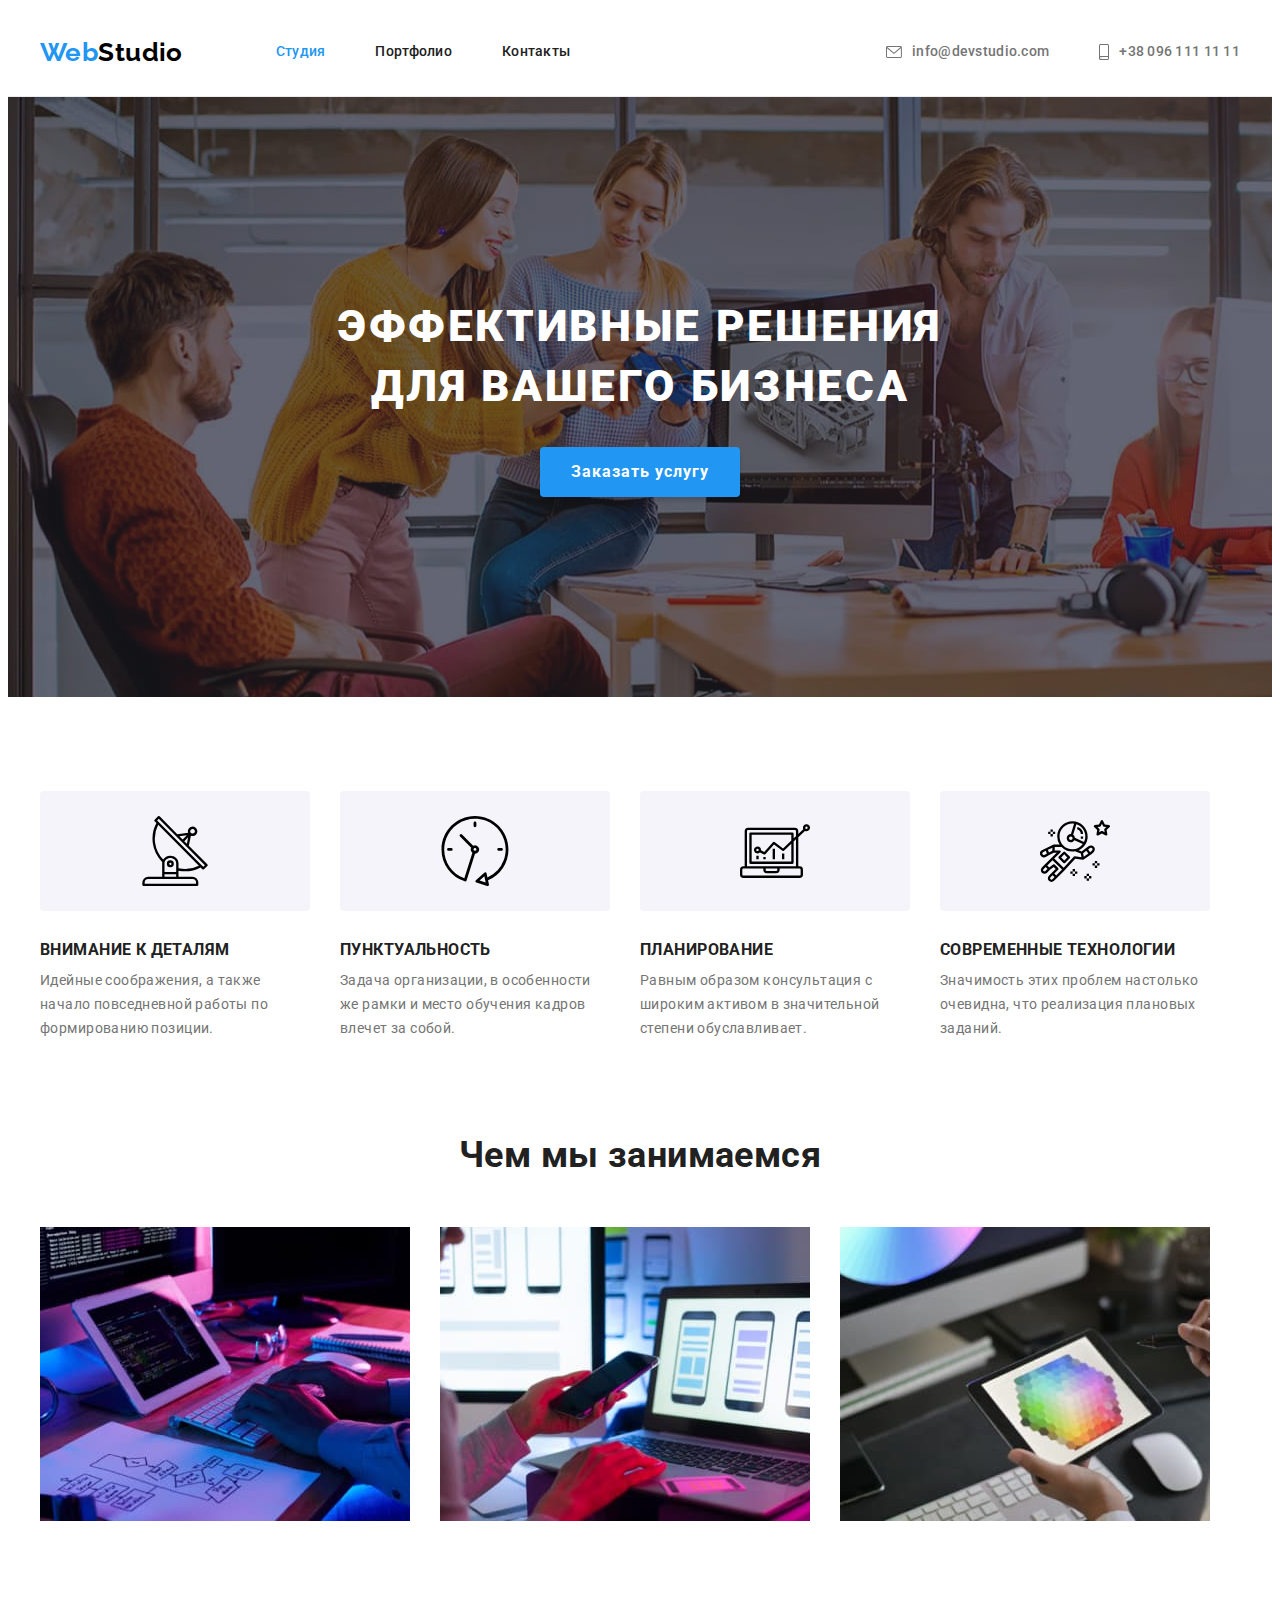
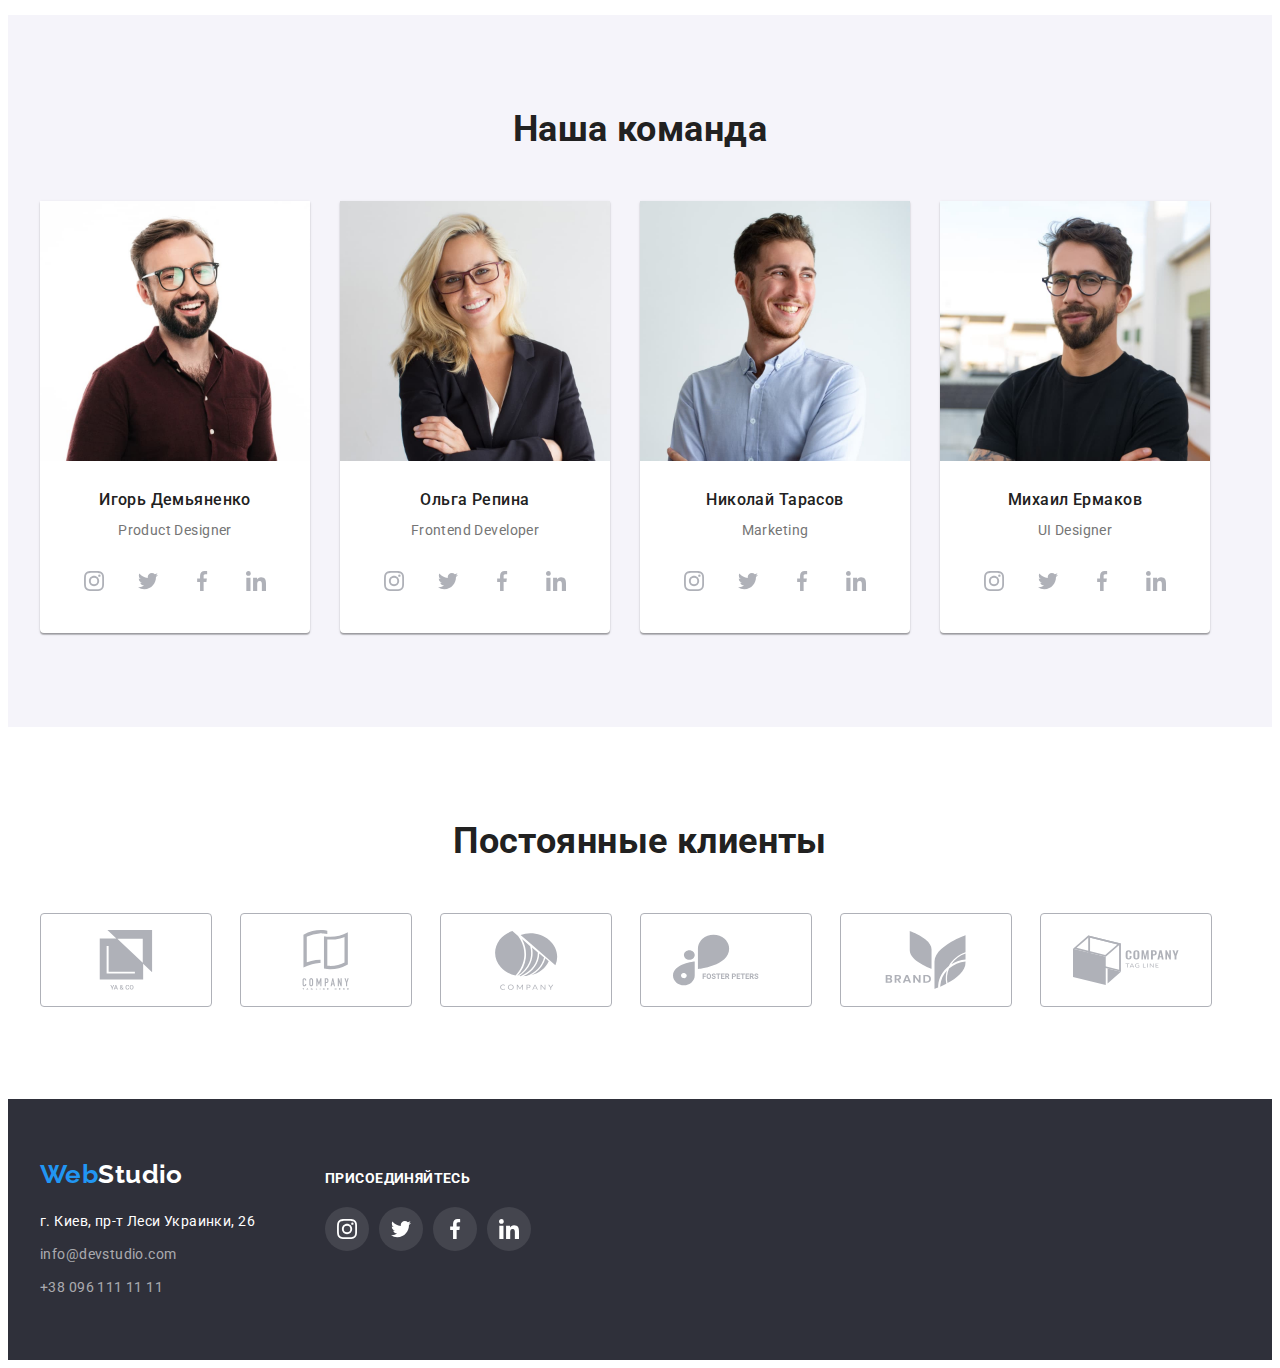
<file: index.html>
<!DOCTYPE html>
<html lang="ru">
  <head>
    <meta charset="UTF-8" />
    <meta http-equiv="X-UA-Compatible" content="IE=edge" />
    <meta name="viewport" content="width=device-width, initial-scale=1.0" />

    <link rel="preconnect" href="https://fonts.googleapis.com" />
    <link rel="preconnect" href="https://fonts.gstatic.com" crossorigin />
    <link
      href="https://fonts.googleapis.com/css2?family=Raleway:wght@700&family=Roboto:wght@400;500;700;900&display=swap"
      rel="stylesheet"
    />
    <link
      rel="stylesheet"
      href="https://cdnjs.cloudflare.com/ajax/libs/modern-normalize/1.1.0/modern-normalize.min.css"
      integrity="sha512-wpPYUAdjBVSE4KJnH1VR1HeZfpl1ub8YT/NKx4PuQ5NmX2tKuGu6U/JRp5y+Y8XG2tV+wKQpNHVUX03MfMFn9Q=="
      crossorigin="anonymous"
      referrerpolicy="no-referrer"
    />
    <link rel="stylesheet" href="./css/style.css" />
    <title>Студия</title>
  </head>
  <body>
    <!-- header -->
    <header class="page-header">
      <div class="container main-nav">
        <a class="logo" href="./index.html">Web<span class="logo-dark">Studio</span></a>
        <nav class="left-nav">
          <ul class="site-nav">
            <li class="site-nav-item">
              <a class="site-nav-link current" href="./index.html">Студия</a>
            </li>
            <li class="site-nav-item">
              <a class="site-nav-link" href="./portfolio.html">Портфолио</a>
            </li>
            <li class="site-nav-item"><a class="site-nav-link" href="/">Контакты</a></li>
          </ul>
        </nav>
        <ul class="contacts-nav">
          <li class="contacts-nav-item">
            <a class="contacts-nav-link" href="mailto:info@devstudio.com">
              <svg class="contacts-nav-icon" width="16" height="12">
                <use href="./images/icons.svg#envelope"></use>
              </svg>
              info@devstudio.com</a
            >
          </li>
          <li class="contacts-nav-item">
            <a class="contacts-nav-link" href="tel:+380961111111">
              <svg class="contacts-nav-icon" width="10" height="16">
                <use href="./images/icons.svg#smartphone"></use>
              </svg>
              +38 096 111 11 11</a
            >
          </li>
        </ul>
      </div>
    </header>
    <main>
      <!-- hero -->
      <section class="hero">
        <div class="container">
          <h1 class="hero-title">Эффективные решения для вашего бизнеса</h1>
          <button class="hero-button" type="button">Заказать услугу</button>
        </div>
      </section>
      <!-- Наши преимущества -->
      <section class="section">
        <div class="container">
          <h2 class="section-title visually-hidden">Наши преимущества</h2>
          <ul class="features">
            <li class="features-item">
              <div class="features-icons">
                <svg class="features-icon-antenna" width="70" height="70">
                  <use href="./images/icons.svg#antenna"></use>
                </svg>
              </div>
              <h3 class="features-title">Внимание к деталям</h3>
              <p>
                Идейные соображения, а также начало повседневной работы по формированию позиции.
              </p>
            </li>
            <li class="features-item">
              <div class="features-icons">
                <svg class="features-icon-clock" width="70" height="70">
                  <use href="./images/icons.svg#clock"></use>
                </svg>
              </div>
              <h3 class="features-title">Пунктуальность</h3>
              <p>
                Задача организации, в особенности же рамки и место обучения кадров влечет за собой.
              </p>
            </li>
            <li class="features-item">
              <div class="features-icons">
                <svg class="features-icon-diagram" width="70" height="70">
                  <use href="./images/icons.svg#diagram"></use>
                </svg>
              </div>
              <h3 class="features-title">Планирование</h3>
              <p>
                Равным образом консультация с широким активом в значительной степени обуславливает.
              </p>
            </li>
            <li class="features-item">
              <div class="features-icons">
                <svg class="features-icon-astronaut" width="70" height="70">
                  <use href="./images/icons.svg#astronaut"></use>
                </svg>
              </div>
              <h3 class="features-title">Современные технологии</h3>
              <p>Значимость этих проблем настолько очевидна, что реализация плановых заданий.</p>
            </li>
          </ul>
        </div>
      </section>
      <!-- Чем мы занимаемся -->
      <section class="section work-section">
        <div class="container">
          <h2 class="section-title">Чем мы занимаемся</h2>
          <ul class="work-img">
            <li class="work-item">
              <img src="./images/box1.jpg" alt="Работа за компьютером" width="370" />
            </li>
            <li class="work-item">
              <img src="./images/box2.jpg" alt="Работа с телефоном" width="370" />
            </li>
            <li class="work-item">
              <img src="./images/box3.jpg" alt="Работа с планшетом" width="370" />
            </li>
          </ul>
        </div>
      </section>
      <!-- Наша команда -->
      <section class="section section-team">
        <div class="container">
          <h2 class="section-title">Наша команда</h2>
          <ul class="team-desc">
            <li class="team-item">
              <img src="./images/ihor.jpg" alt="Игорь Демьяненко" width="270" />
              <div class="team-tumb">
                <h3 class="team-header">Игорь Демьяненко</h3>
                <p class="team-text" lang="en">Product Designer</p>
                <ul class="team-icons">
                  <li class="team-icons-list">
                    <a class="team-icons-link" href="#">
                      <svg class="team-icons-tumb" width="20" height="20">
                        <use href="./images/icons.svg#instagram"></use>
                      </svg>
                    </a>
                  </li>
                  <li class="team-icons-list">
                    <a class="team-icons-link" href="#">
                      <svg class="team-icons-tumb" width="20" height="20">
                        <use href="./images/icons.svg#twitter"></use>
                      </svg>
                    </a>
                  </li>
                  <li class="team-icons-list">
                    <a class="team-icons-link" href="#">
                      <svg class="team-icons-tumb" width="20" height="20">
                        <use href="./images/icons.svg#facebook"></use>
                      </svg>
                    </a>
                  </li>
                  <li class="team-icons-list">
                    <a class="team-icons-link" href="#">
                      <svg class="team-icons-tumb" width="20" height="20">
                        <use href="./images/icons.svg#linkedin"></use>
                      </svg>
                    </a>
                  </li>
                </ul>
              </div>
            </li>
            <li class="team-item">
              <img src="./images/olha.jpg" alt="Ольга Репина" width="270" />
              <div class="team-tumb">
                <h3 class="team-header">Ольга Репина</h3>
                <p class="team-text" lang="en">Frontend Developer</p>
                <ul class="team-icons">
                  <li class="team-icons-list">
                    <a class="team-icons-link" href="#">
                      <svg class="team-icons-tumb" width="20" height="20">
                        <use href="./images/icons.svg#instagram"></use>
                      </svg>
                    </a>
                  </li>
                  <li class="team-icons-list">
                    <a class="team-icons-link" href="#">
                      <svg class="team-icons-tumb" width="20" height="20">
                        <use href="./images/icons.svg#twitter"></use>
                      </svg>
                    </a>
                  </li>
                  <li class="team-icons-list">
                    <a class="team-icons-link" href="#">
                      <svg class="team-icons-tumb" width="20" height="20">
                        <use href="./images/icons.svg#facebook"></use>
                      </svg>
                    </a>
                  </li>
                  <li class="team-icons-list">
                    <a class="team-icons-link" href="#">
                      <svg class="team-icons-tumb" width="20" height="20">
                        <use href="./images/icons.svg#linkedin"></use>
                      </svg>
                    </a>
                  </li>
                </ul>
              </div>
            </li>
            <li class="team-item">
              <img src="./images/nikolai.jpg" alt="Николай Тарасов" width="270" />
              <div class="team-tumb">
                <h3 class="team-header">Николай Тарасов</h3>
                <p class="team-text" lang="en">Marketing</p>
                <ul class="team-icons">
                  <li class="team-icons-list">
                    <a class="team-icons-link" href="#">
                      <svg class="team-icons-tumb" width="20" height="20">
                        <use href="./images/icons.svg#instagram"></use>
                      </svg>
                    </a>
                  </li>
                  <li class="team-icons-list">
                    <a class="team-icons-link" href="#">
                      <svg class="team-icons-tumb" width="20" height="20">
                        <use href="./images/icons.svg#twitter"></use>
                      </svg>
                    </a>
                  </li>
                  <li class="team-icons-list">
                    <a class="team-icons-link" href="#">
                      <svg class="team-icons-tumb" width="20" height="20">
                        <use href="./images/icons.svg#facebook"></use>
                      </svg>
                    </a>
                  </li>
                  <li class="team-icons-list">
                    <a class="team-icons-link" href="#">
                      <svg class="team-icons-tumb" width="20" height="20">
                        <use href="./images/icons.svg#linkedin"></use>
                      </svg>
                    </a>
                  </li>
                </ul>
              </div>
            </li>
            <li class="team-item">
              <img src="./images/mihail.jpg" alt="Михаил Ермаков" width="270" />
              <div class="team-tumb">
                <h3 class="team-header">Михаил Ермаков</h3>
                <p class="team-text" lang="en">UI Designer</p>
                <ul class="team-icons">
                  <li class="team-icons-list">
                    <a class="team-icons-link" href="#">
                      <svg class="team-icons-tumb" width="20" height="20">
                        <use href="./images/icons.svg#instagram"></use>
                      </svg>
                    </a>
                  </li>
                  <li class="team-icons-list">
                    <a class="team-icons-link" href="#">
                      <svg class="team-icons-tumb" width="20" height="20">
                        <use href="./images/icons.svg#twitter"></use>
                      </svg>
                    </a>
                  </li>
                  <li class="team-icons-list">
                    <a class="team-icons-link" href="#">
                      <svg class="team-icons-tumb" width="20" height="20">
                        <use href="./images/icons.svg#facebook"></use>
                      </svg>
                    </a>
                  </li>
                  <li class="team-icons-list">
                    <a class="team-icons-link" href="#">
                      <svg class="team-icons-tumb" width="20" height="20">
                        <use href="./images/icons.svg#linkedin"></use>
                      </svg>
                    </a>
                  </li>
                </ul>
              </div>
            </li>
          </ul>
        </div>
      </section>
      <!-- Постоянные клиенты -->
      <section class="section">
        <div class="container">
          <h2 class="section-title">Постоянные клиенты</h2>
          <ul class="clients-items">
            <li class="clients-item">
              <a class="clients-link" href="#">
                <svg class="clients-icon" width="106" height="60">
                  <use href="./images/icons.svg#yaco"></use>
                </svg>
              </a>
            </li>
            <li class="clients-item">
              <a class="clients-link" href="#">
                <svg class="clients-icon" width="106" height="60">
                  <use href="./images/icons.svg#taglinehere"></use>
                </svg>
              </a>
            </li>
            <li class="clients-item">
              <a class="clients-link" href="#">
                <svg class="clients-icon" width="106" height="60">
                  <use href="./images/icons.svg#company"></use>
                </svg>
              </a>
            </li>
            <li class="clients-item">
              <a class="clients-link" href="#">
                <svg class="clients-icon" width="106" height="60">
                  <use href="./images/icons.svg#fosterpeters"></use>
                </svg>
              </a>
            </li>
            <li class="clients-item">
              <a class="clients-link" href="#">
                <svg class="clients-icon" width="106" height="60">
                  <use href="./images/icons.svg#companybrand"></use>
                </svg>
              </a>
            </li>
            <li class="clients-item">
              <a class="clients-link" href="#">
                <svg class="clients-icon" width="106" height="60">
                  <use href="./images/icons.svg#tagline"></use>
                </svg>
              </a>
            </li>
          </ul>
        </div>
      </section>
    </main>
    <!-- footer -->
    <footer class="footer">
      <div class="container footer-container">
        <div class="footer-content">
          <a class="logo logo-footer" href="./index.html"
            >Web<span class="logo-white">Studio</span></a
          >
          <address class="adress">
            <ul class="adress-info">
              <li class="adress-info-item">
                <a class="adress-link" href="#">г. Киев, пр-т Леси Украинки, 26</a>
              </li>
              <li class="adress-info-item">
                <a class="adress-info-link" href="mailto:info@devstudio.com">info@devstudio.com</a>
              </li>
              <li class="adress-info-item">
                <a class="adress-info-link" href="tel:+380961111111">+38 096 111 11 11</a>
              </li>
            </ul>
          </address>
        </div>
        <div class="footer-links">
          <h2 class="footer-social-header">Присоединяйтесь</h2>
          <ul class="footer-social">
            <li class="footer-social-item">
              <a class="footer-social-link" href="#">
                <svg class="footer-social-icon" width="20" height="20">
                  <use href="./images/icons.svg#instagram"></use>
                </svg>
              </a>
            </li>
            <li class="footer-social-item">
              <a class="footer-social-link" href="#">
                <svg class="footer-social-icon" width="20" height="20">
                  <use href="./images/icons.svg#twitter"></use>
                </svg>
              </a>
            </li>
            <li class="footer-social-item">
              <a class="footer-social-link" href="#">
                <svg class="footer-social-icon" width="20" height="20">
                  <use href="./images/icons.svg#facebook"></use>
                </svg>
              </a>
            </li>
            <li class="footer-social-item">
              <a class="footer-social-link" href="#">
                <svg class="footer-social-icon" width="20" height="20">
                  <use href="./images/icons.svg#linkedin"></use>
                </svg>
              </a>
            </li>
          </ul>
        </div>
      </div>
    </footer>
  </body>
</html>
</file>
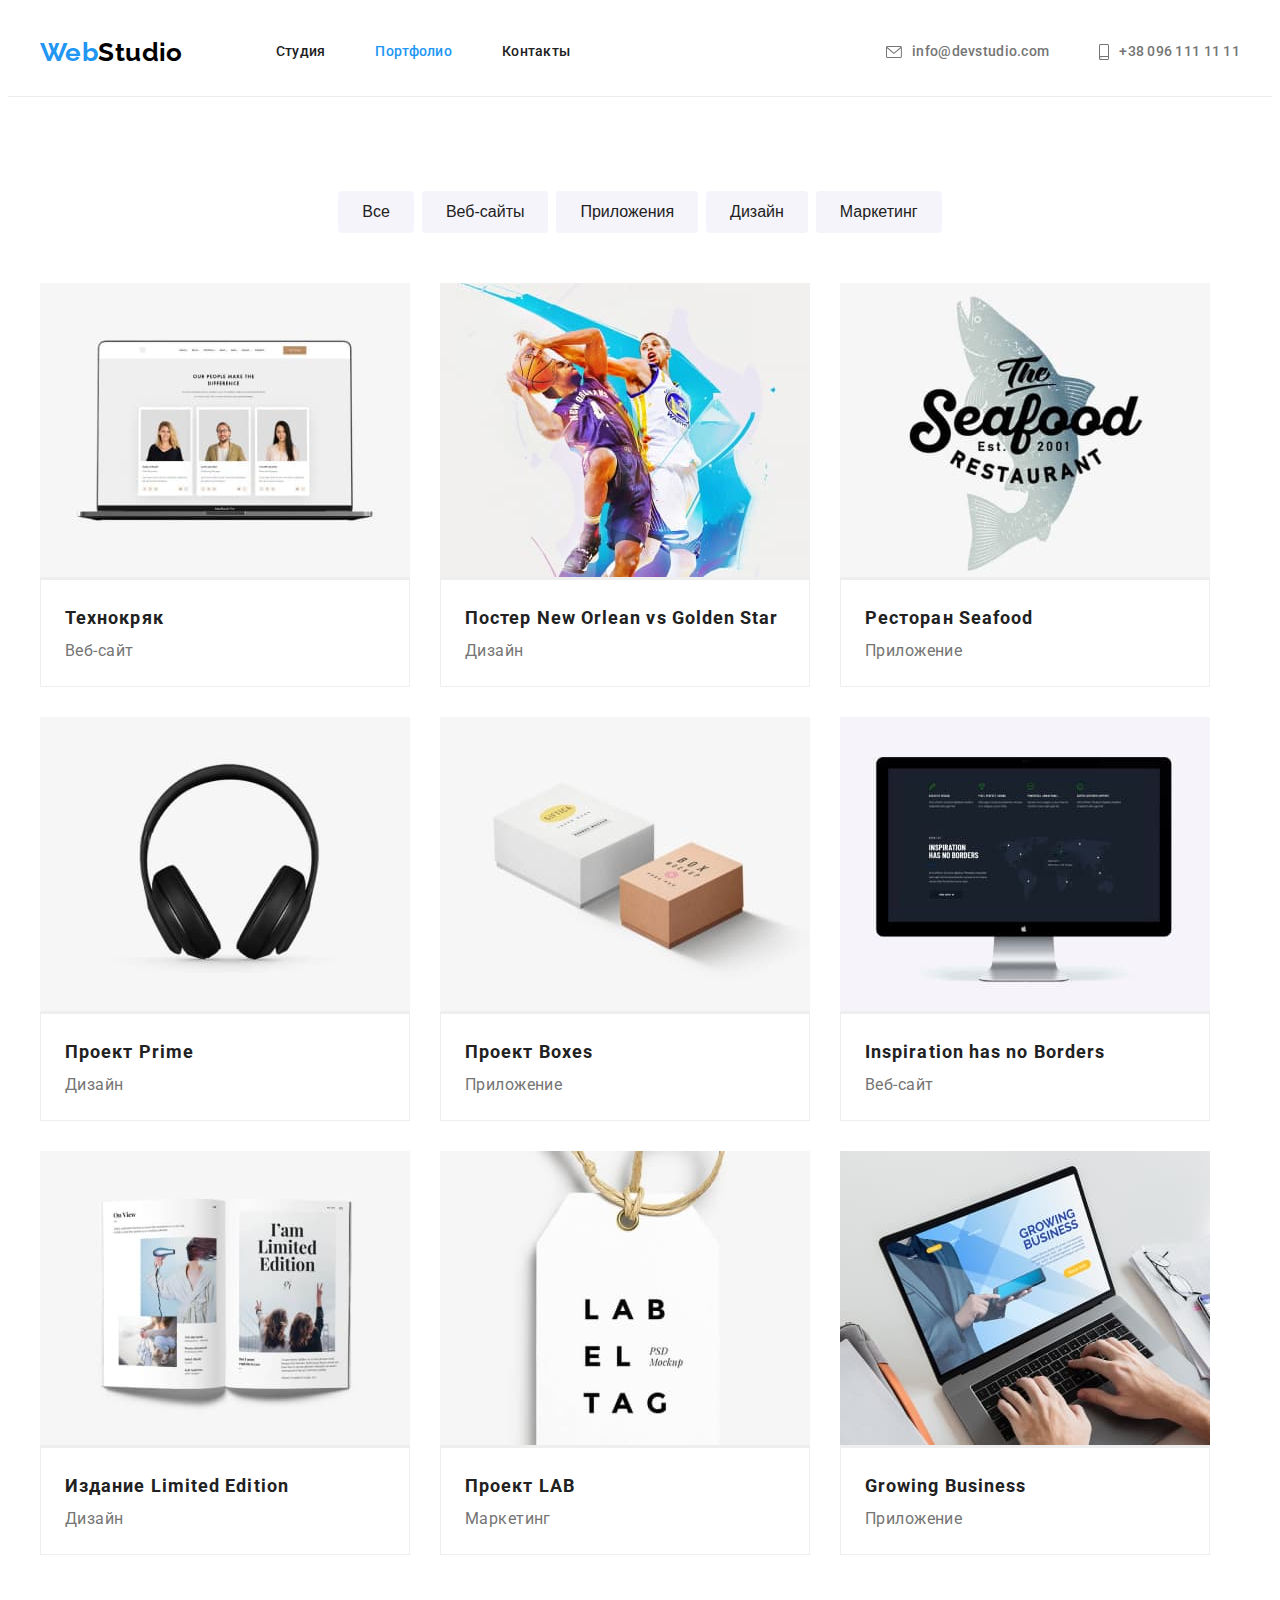
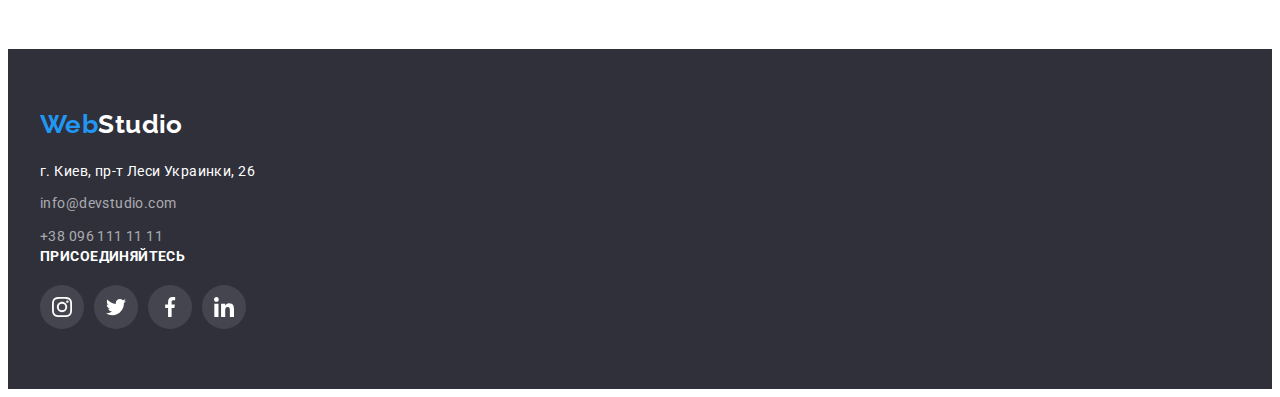
<file: portfolio.html>
<!DOCTYPE html>
<html lang="ru">
  <head>
    <meta charset="UTF-8" />
    <meta http-equiv="X-UA-Compatible" content="IE=edge" />
    <meta name="viewport" content="width=device-width, initial-scale=1.0" />
    <link rel="preconnect" href="https://fonts.googleapis.com" />
    <link rel="preconnect" href="https://fonts.gstatic.com" crossorigin />
    <link
      href="https://fonts.googleapis.com/css2?family=Raleway:wght@700&family=Roboto:wght@400;500;700;900&display=swap"
      rel="stylesheet"
    />
    <link
      rel="stylesheet"
      href="https://cdnjs.cloudflare.com/ajax/libs/modern-normalize/1.1.0/modern-normalize.min.css"
      integrity="sha512-wpPYUAdjBVSE4KJnH1VR1HeZfpl1ub8YT/NKx4PuQ5NmX2tKuGu6U/JRp5y+Y8XG2tV+wKQpNHVUX03MfMFn9Q=="
      crossorigin="anonymous"
      referrerpolicy="no-referrer"
    />
    <link rel="stylesheet" href="./css/style.css" />
    <title>Портфолио</title>
  </head>
  <body>
    <!-- header -->
    <header class="page-header">
      <div class="container main-nav">
        <a class="logo" href="./index.html">Web<span class="logo-dark">Studio</span></a>
        <nav class="left-nav">
          <ul class="site-nav">
            <li class="site-nav-item">
              <a class="site-nav-link" href="./index.html">Студия</a>
            </li>
            <li class="site-nav-item">
              <a class="site-nav-link current" href="./portfolio.html">Портфолио</a>
            </li>
            <li class="site-nav-item"><a class="site-nav-link" href="/">Контакты</a></li>
          </ul>
        </nav>
        <ul class="contacts-nav">
          <li class="contacts-nav-item">
            <a class="contacts-nav-link" href="mailto:info@devstudio.com">
              <svg class="contacts-nav-icon" width="16" height="12">
                <use href="./images/icons.svg#envelope"></use>
              </svg>
              info@devstudio.com</a
            >
          </li>
          <li class="contacts-nav-item">
            <a class="contacts-nav-link" href="tel:+380961111111">
              <svg class="contacts-nav-icon" width="10" height="16">
                <use href="./images/icons.svg#smartphone"></use>
              </svg>
              +38 096 111 11 11</a
            >
          </li>
        </ul>
      </div>
    </header>
    <main>
      <!-- Фильтр наших работ -->
      <section class="section">
        <div class="container">
          <h1 class="filter-title visually-hidden">Фильтр наших работ</h1>
          <ul class="filter">
            <li class="filter-item"><button class="filter-button" type="button">Все</button></li>
            <li class="filter-item">
              <button class="filter-button" type="button">Веб-сайты</button>
            </li>
            <li class="filter-item">
              <button class="filter-button" type="button">Приложения</button>
            </li>
            <li class="filter-item"><button class="filter-button" type="button">Дизайн</button></li>
            <li class="filter-item">
              <button class="filter-button" type="button">Маркетинг</button>
            </li>
          </ul>
          <!-- Примеры работ -->
          <ul class="gallery-items">
            <li class="gallery-item">
              <a class="gallery-link" href="#">
                <img src="./images/pimg1.jpg" alt="Страница веб-сайта" width="370" />
                <div class="gallery-examples">
                  <h2 class="gallery-subtitle">Технокряк</h2>
                  <p class="gallery-text">Веб-сайт</p>
                </div>
              </a>
            </li>
            <li class="gallery-item">
              <a class="gallery-link" href="#">
                <img src="./images/pimg2.jpg" alt="Постер New Orlean vs Golden Star" width="370" />
                <div class="gallery-examples">
                  <h2 class="gallery-subtitle">Постер New Orlean vs Golden Star</h2>
                  <p class="gallery-text">Дизайн</p>
                </div>
              </a>
            </li>
            <li class="gallery-item">
              <a class="gallery-link" href="#">
                <img src="./images/pimg3.jpg" alt="Ресторан Seafood" width="370" />
                <div class="gallery-examples">
                  <h2 class="gallery-subtitle">Ресторан Seafood</h2>
                  <p class="gallery-text">Приложение</p>
                </div>
              </a>
            </li>
            <li class="gallery-item">
              <a class="gallery-link" href="#">
                <img src="./images/pimg4.jpg" alt="Наушники" width="370" />
                <div class="gallery-examples">
                  <h2 class="gallery-subtitle">Проект Prime</h2>
                  <p class="gallery-text">Дизайн</p>
                </div>
              </a>
            </li>
            <li class="gallery-item">
              <a class="gallery-link" href="#">
                <img src="./images/pimg5.jpg" alt="Белая и коричневая коробки" width="370" />
                <div class="gallery-examples">
                  <h2 class="gallery-subtitle">Проект Boxes</h2>
                  <p class="gallery-text">Приложение</p>
                </div>
              </a>
            </li>
            <li class="gallery-item">
              <a class="gallery-link" href="#">
                <img
                  src="./images/pimg6.jpg"
                  alt="Страница сайта Inspiration has no Borders"
                  width="370"
                />
                <div class="gallery-examples">
                  <h2 class="gallery-subtitle">Inspiration has no Borders</h2>
                  <p class="gallery-text">Веб-сайт</p>
                </div>
              </a>
            </li>
            <li class="gallery-item">
              <a class="gallery-link" href="#">
                <img src="./images/pimg7.jpg" alt="Открытый журнал" width="370" />
                <div class="gallery-examples">
                  <h2 class="gallery-subtitle">Издание Limited Edition</h2>
                  <p class="gallery-text">Дизайн</p>
                </div>
              </a>
            </li>
            <li class="gallery-item">
              <a class="gallery-link" href="#">
                <img src="./images/pimg8.jpg" alt="Брелок с надписью LAB EL TAG" width="370" />
                <div class="gallery-examples">
                  <h2 class="gallery-subtitle">Проект LAB</h2>
                  <p class="gallery-text">Маркетинг</p>
                </div>
              </a>
            </li>
            <li class="gallery-item">
              <a class="gallery-link" href="#">
                <img
                  src="./images/pimg9.jpg"
                  alt="Открытый ноутбук со страницей Growing Business"
                  width="370"
                />
                <div class="gallery-examples">
                  <h2 class="gallery-subtitle">Growing Business</h2>
                  <p class="gallery-text">Приложение</p>
                </div>
              </a>
            </li>
          </ul>
        </div>
      </section>
    </main>
    <!-- footer -->
    <footer class="footer">
      <div class="container">
        <div class="footer-content">
          <address class="adress">
            <a class="logo logo-footer" href="./index.html"
              >Web<span class="logo-white">Studio</span></a
            >
            <ul class="adress-info">
              <li class="adress-info-item">
                <a class="adress-link" href="#">г. Киев, пр-т Леси Украинки, 26</a>
              </li>
              <li class="adress-info-item">
                <a class="adress-info-link" href="mailto:info@devstudio.com">info@devstudio.com</a>
              </li>
              <li class="adress-info-item">
                <a class="adress-info-link" href="tel:+380961111111">+38 096 111 11 11</a>
              </li>
            </ul>
          </address>
          <div class="footer-links">
            <h2 class="footer-social-header">Присоединяйтесь</h2>
            <ul class="footer-social">
              <li class="footer-social-item">
                <a class="footer-social-link" href="#">
                  <svg class="footer-social-icon" width="20" height="20">
                    <use href="./images/icons.svg#instagram"></use>
                  </svg>
                </a>
              </li>
              <li class="footer-social-item">
                <a class="footer-social-link" href="#">
                  <svg class="footer-social-icon" width="20" height="20">
                    <use href="./images/icons.svg#twitter"></use>
                  </svg>
                </a>
              </li>
              <li class="footer-social-item">
                <a class="footer-social-link" href="#">
                  <svg class="footer-social-icon" width="20" height="20">
                    <use href="./images/icons.svg#facebook"></use>
                  </svg>
                </a>
              </li>
              <li class="footer-social-item">
                <a class="footer-social-link" href="#">
                  <svg class="footer-social-icon" width="20" height="20">
                    <use href="./images/icons.svg#linkedin"></use>
                  </svg>
                </a>
              </li>
            </ul>
          </div>
        </div>
      </div>
    </footer>
  </body>
</html>
</file>
<file: css/style.css>
:root {
  --text-color-logo: #2196f3;
  --text-color-sec: #212121;
  --text-color-main: #757575;
  --text-color-white: #ffffff;
  --herobgc: #2f303a;
  --mainbgc: #ffffff;
  --secbgc: #f5f4fa;
  --iconsfill: #afb1b8;
}
body {
  font-family: Roboto, sans-serif;
  font-size: 14px;
  line-height: 1.71;
  letter-spacing: 0.03em;
  color: var(--text-color-main);
}
h1,
h2,
h3,
p {
  margin-top: 0;
  margin-bottom: 0;
}
a {
  text-decoration: none;
}
ul {
  list-style-type: none;
  padding: 0;
  margin: 0;
}
img {
  display: block;
  max-width: 100%;
  height: auto;
}
.container {
  width: 1200px;
  padding: 0 15px;
  margin: 0 auto;
}
.section {
  padding: 94px 0;
}
/* header */
.page-header {
  border-bottom-width: 1px;
  border-bottom-style: solid;
  border-bottom-color: #ececec;
}
.main-nav {
  display: flex;
  align-items: center;
}
.left-nav {
  margin-left: 93px;
}
.logo {
  font-family: Raleway;
  font-weight: 700;
  font-size: 26px;
  line-height: 1.19;
  color: var(--text-color-logo);
}
.logo-dark {
  color: #000000;
}
.logo-white {
  color: var(--text-color-white);
}
.logo-footer {
  display: block;
  margin-bottom: 20px;
}
.site-nav {
  display: flex;
}
.site-nav-item {
  margin-top: 32px;
  margin-bottom: 32px;
}
.site-nav-item:not(:last-child) {
  margin-right: 50px;
}
.site-nav-link:hover,
.site-nav-link:focus {
  color: var(--text-color-logo);
}
.site-nav .current {
  color: var(--text-color-logo);
}
.site-nav-link {
  font-weight: 500;
  line-height: 1.14;
  letter-spacing: 0.02em;
  color: var(--text-color-sec);
}
.contacts-nav {
  justify-content: center;
  display: flex;
  margin-left: auto;
}
.contacts-nav-item:not(:last-child) {
  margin-right: 50px;
}
.contacts-nav-link {
  display: flex;
  align-items: center;
  font-weight: 500;
  line-height: 1.14;
  letter-spacing: 0.02em;
  color: var(--text-color-main);
}
.contacts-nav-link:focus,
.contacts-nav-link:hover {
  color: var(--text-color-logo);
}
.contacts-nav-icon {
  fill: currentColor;
  margin-right: 10px;
}

/* Studio-main */
/* hero */
.hero {
  padding: 200px 0;
  margin-left: auto;
  margin-right: auto;
  text-align: center;
  max-width: 1600px;
  background-position: center;
  background-size: cover;
  background: var(--herobgc);
  background-image: linear-gradient(to right, rgba(47, 48, 58, 0.4), rgba(47, 48, 58, 0.4)),
    url(../images/herobgc.jpg);
}
.hero-title {
  margin-bottom: 30px;
  margin-left: auto;
  margin-right: auto;
  width: 696px;
  font-weight: 900;
  font-size: 44px;
  line-height: 1.36;
  letter-spacing: 0.06em;
  text-transform: uppercase;
  color: var(--text-color-white);
}
.hero-button {
  cursor: pointer;
  font-family: Roboto;
  font-weight: 700;
  font-size: 16px;
  line-height: 1.87;
  letter-spacing: 0.06em;
  color: var(--text-color-white);
  min-width: 200px;
  min-height: 50px;
  background-color: var(--text-color-logo);
  box-shadow: 0px 4px 4px rgba(0, 0, 0, 0.15);
  border-radius: 4px;
  border-color: transparent;
}
/* Наши преимущества */
.section-title {
  margin-bottom: 50px;
  text-align: center;
  font-weight: 700;
  font-size: 36px;
  line-height: 1.16;
  color: var(--text-color-sec);
}
.visually-hidden {
  position: absolute;
  clip: rect(0 0 0 0);
  width: 1px;
  height: 1px;
  margin: -1px;
}
.features {
  display: flex;
}
.features-item {
  width: 270px;
}
.features-item:not(:last-child) {
  margin-right: 30px;
}
.features-icons {
  display: flex;
  align-items: center;
  justify-content: center;
  height: 120px;
  margin-bottom: 30px;
  background-color: var(--secbgc);
  border-radius: 4px;
}
.features-title {
  margin-bottom: 10px;
  font-weight: 700;
  line-height: 1.14;
  text-transform: uppercase;
  color: var(--text-color-sec);
}
/* Чем мы занимаемся */
.work-section {
  padding-top: 0;
}

.work-img {
  display: flex;
}

.work-item:not(:last-child) {
  margin-right: 30px;
}
/* Наша команда */
.section-team {
  background-color: var(--secbgc);
}
.team-desc {
  display: flex;
  text-align: center;
}
.team-item {
  background: #ffffff;
  box-shadow: 0px 1px 3px rgba(0, 0, 0, 0.12), 0px 1px 1px rgba(0, 0, 0, 0.14),
    0px 2px 1px rgba(0, 0, 0, 0.2);
  border-radius: 0px 0px 4px 4px;
}
.team-item:not(:last-child) {
  margin-right: 30px;
}

.team-tumb {
  padding: 30px 0;
}
/* icons */
.team-icons {
  display: flex;
  justify-content: center;
}
.team-icons-list:not(:last-child) {
  margin-right: 10px;
}
.team-icons-link {
  display: flex;
  justify-content: center;
  align-items: center;
  width: 44px;
  height: 44px;
  border-radius: 50%;
  color: var(--iconsfill);
  background-color: var(--mainbgc);
}
.team-icons-link:hover,
.team-icons-link:focus {
  color: var(--text-color-white);
  background-color: var(--text-color-logo);
}
.team-icons-tumb {
  fill: currentColor;
}

.team-header {
  margin-bottom: 10px;
  font-weight: 500;
  font-size: 16px;
  line-height: 1.18;
  color: var(--text-color-sec);
}
.team-text {
  margin-bottom: 16px;
}
/* Постоянные клиенты */
.clients-items {
  display: flex;
  /* justify-content: center; */
}
.clients-item {
  width: 170px;
  height: 92px;
}
.clients-item:not(:last-child) {
  margin-right: 30px;
}
.clients-link {
  display: flex;
  justify-content: center;
  align-items: center;
  width: 100%;
  height: 100%;
  border-radius: 4px;
  border: 1px solid #afb1b8;
  color: var(--iconsfill);
}
.clients-link:hover,
.clients-link:focus {
  color: var(--text-color-logo);
  border-color: var(--text-color-logo);
}

.clients-icon {
  fill: currentColor;
}
/* footer */
.footer {
  padding: 60px 0;
  background: var(--herobgc);
}
.footer-container {
  display: flex;
  align-items: baseline;
}
.adress {
  font-style: normal;
  margin-right: 70px;
}

.adress-info-link {
  color: rgba(255, 255, 255, 0.6);
}
.adress-link {
  color: var(--text-color-white);
}
.adress-info-link:focus,
.adress-info-link:hover {
  color: var(--text-color-logo);
}
.adress-info-item:not(:last-child) {
  margin-bottom: 9px;
}
/* icons */
.footer-social-header {
  margin-bottom: 20px;
  font-weight: 700;
  font-size: 14px;
  line-height: 1.14;
  text-transform: uppercase;
  color: var(--text-color-white);
}
.footer-social {
  display: flex;
}
.footer-social-item:not(:last-child) {
  margin-right: 10px;
}
.footer-social-link {
  border-radius: 50%;
  display: flex;
  justify-content: center;
  align-items: center;
  width: 44px;
  height: 44px;
  color: var(--text-color-white);
  background-color: rgba(255, 255, 255, 0.1);
}
.footer-social-link:hover,
.footer-social-link:focus {
  background-color: var(--text-color-logo);
}
.footer-social-icon {
  fill: currentColor;
}

/* portfolio */

/* button */
.filter {
  display: flex;
  justify-content: center;
  margin-bottom: 50px;
}

.filter-item:not(:last-child) {
  margin-right: 8px;
}
.filter .filter-button:focus,
.filter .filter-button:hover {
  color: var(--text-color-white);
  background-color: var(--text-color-logo);
  box-shadow: 0px 3px 1px rgba(0, 0, 0, 0.1), 0px 1px 2px rgba(0, 0, 0, 0.08),
    0px 2px 2px rgba(0, 0, 0, 0.12);
  border-radius: 4px;
}

.filter-button {
  cursor: pointer;
  padding: 6px 22px;
  font-weight: 500;
  font-size: 16px;
  line-height: 1.62;
  text-align: center;
  color: var(--text-color-sec);
  background-color: var(--secbgc);
  border-radius: 4px;
  border-color: transparent;
}
.gallery-items {
  display: flex;
  flex-wrap: wrap;
}
.gallery-subtitle {
  font-weight: 700;
  font-size: 18px;
  line-height: 2;
  letter-spacing: 0.06em;
  color: var(--text-color-sec);
}
.gallery-text {
  color: var(--text-color-main);
  font-size: 16px;
  line-height: 1.87;
}
.gallery-item {
  margin-bottom: 30px;
  margin-right: 30px;
}
.gallery-link {
  display: block;
}
.gallery-link:hover,
.gallery-link:focus {
  box-shadow: 0px 1px 1px rgba(0, 0, 0, 0.12), 0px 4px 4px rgba(0, 0, 0, 0.06),
    1px 4px 6px rgba(0, 0, 0, 0.16);
}
.gallery-examples {
  background-color: #ffffff;
  border-bottom-width: 1px;
  border-left-width: 1px;
  border-right-width: 1px;
  border-style: solid;
  border-color: #eeeeee;
  padding: 20px 24px;
}

.gallery-item:nth-child(3n) {
  margin-right: 0;
}
.gallery-item:nth-last-child(-n + 3) {
  margin-bottom: 0px;
}
</file>
